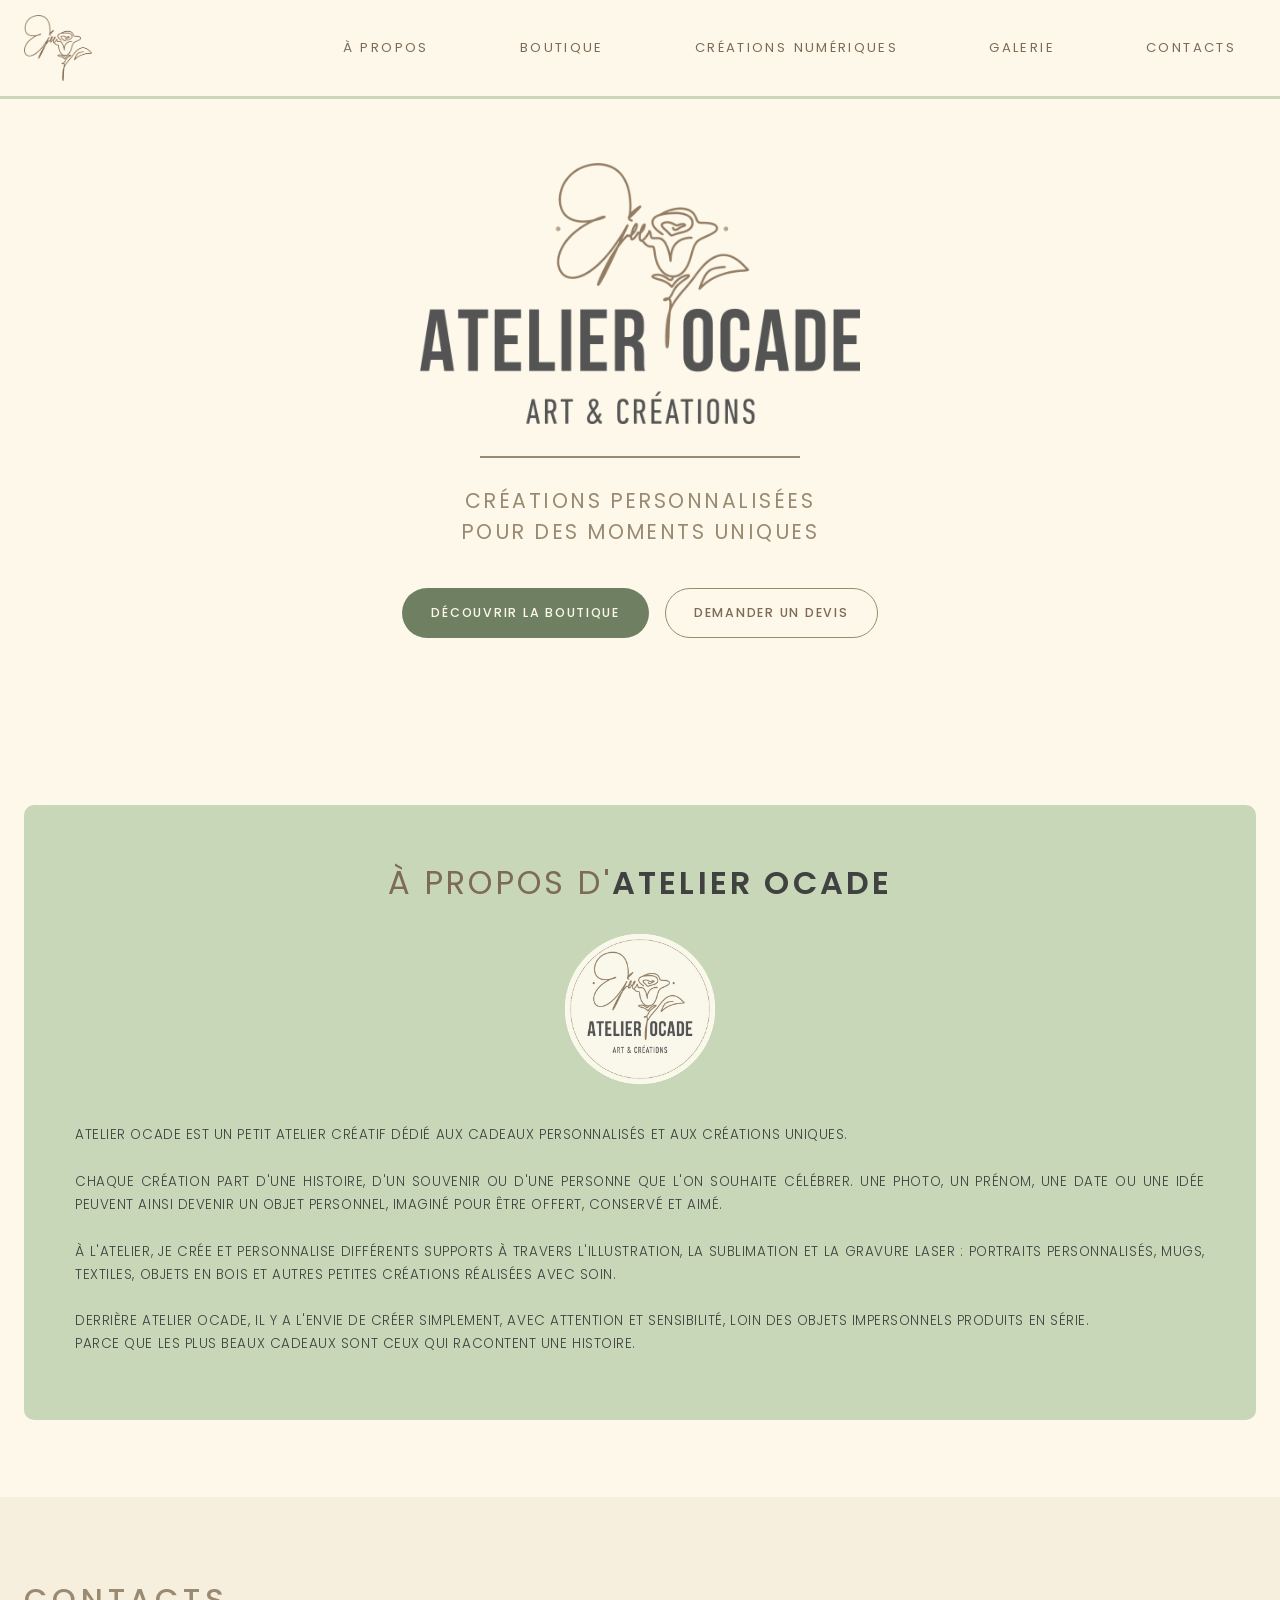
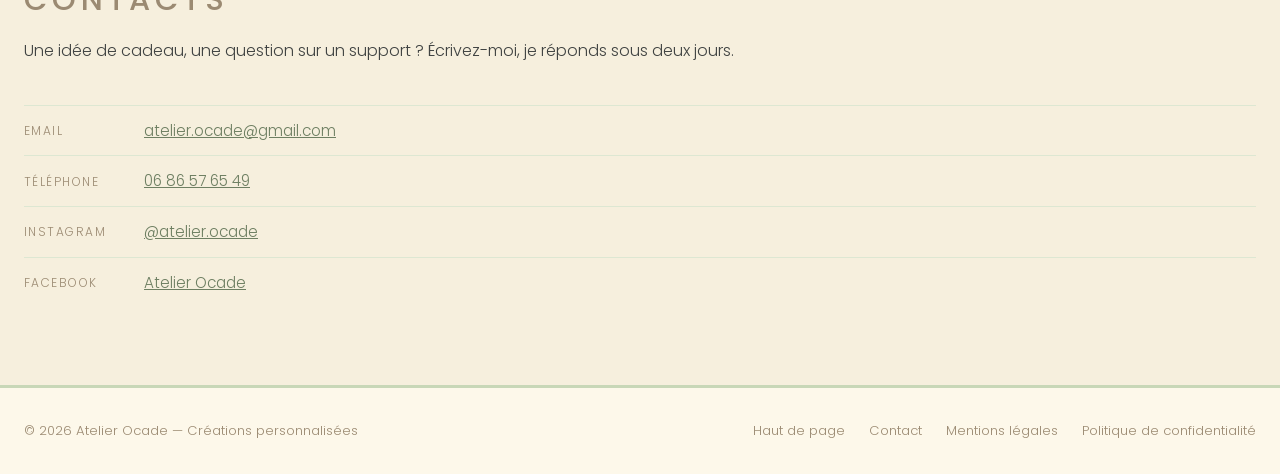
<file: index.html>
<!doctype html>
<html lang="fr">
<head>
  <meta charset="utf-8">
  <meta name="viewport" content="width=device-width, initial-scale=1">
  <title>Atelier Ocade — Créations personnalisées</title>
  <meta name="description" content="Atelier Ocade : cadeaux personnalisés et créations uniques. Illustration, sublimation et gravure laser — portraits, mugs, textiles et objets en bois.">
  <link rel="stylesheet" href="style.css?v=22">
  <link rel="icon" href="IMAGES/web/logo-marque.webp">
</head>
<body>
  <a class="skip" href="#contenu">Aller au contenu</a>

  <header class="site-header">
    <div class="wrap header-inner">
      <a class="logo" href="#accueil" aria-label="Atelier Ocade — accueil">
        <img src="IMAGES/web/logo-marque.webp" alt="Atelier Ocade">
      </a>

      <button class="burger" aria-expanded="false" aria-controls="nav" aria-label="Ouvrir le menu">
        <span></span><span></span><span></span>
      </button>

      <nav id="nav" class="nav">
        <a href="#a-propos">À propos</a>
        <a href="boutique.html">Boutique</a>
        <a href="numerique.html">Créations numériques</a>
        <a href="galerie.html">Galerie</a>
        <a href="#contacts">Contacts</a>
      </nav>
    </div>
  </header>

  <main id="contenu">

    <section id="accueil" class="hero">
      <div class="wrap hero-inner">
        <div class="hero-marque">
          <img class="hero-logo" src="IMAGES/web/logo-complet.webp" alt="Atelier Ocade">
          <hr class="filet">
          <p class="baseline">Créations personnalisées<br>pour des moments uniques</p>
          <div class="hero-actions">
            <a class="btn btn-primary" href="boutique.html">Découvrir la boutique</a>
            <a class="btn btn-ghost" href="#contacts">Demander un devis</a>
          </div>
        </div>
      </div>
    </section>

    <section id="a-propos" class="section">
      <div class="wrap">
        <div class="panneau">
          <h2 class="panneau-titre">À propos d'<strong>Atelier Ocade</strong></h2>
          <div class="panneau-logo"><img src="IMAGES/web/logo-badge.webp" alt=""></div>
          <div class="panneau-texte">
            <p>Atelier Ocade est un petit atelier créatif dédié aux cadeaux personnalisés et aux créations uniques.</p>
            <p>Chaque création part d'une histoire, d'un souvenir ou d'une personne que l'on souhaite célébrer. Une photo, un prénom, une date ou une idée peuvent ainsi devenir un objet personnel, imaginé pour être offert, conservé et aimé.</p>
            <p>À l'atelier, je crée et personnalise différents supports à travers l'illustration, la sublimation et la gravure laser : portraits personnalisés, mugs, textiles, objets en bois et autres petites créations réalisées avec soin.</p>
            <p>Derrière Atelier Ocade, il y a l'envie de créer simplement, avec attention et sensibilité, loin des objets impersonnels produits en série.<br>Parce que les plus beaux cadeaux sont ceux qui racontent une histoire.</p>
          </div>
        </div>
      </div>
    </section>

    <section id="contacts" class="section section-alt">
      <div class="wrap contacts-inner">
        <h2 class="section-titre">Contacts</h2>
        <p class="section-chapo">Une idée de cadeau, une question sur un support ? Écrivez-moi, je réponds sous deux jours.</p>
        <ul class="coordonnees">
          <li><span>Email</span><a href="mailto:atelier.ocade@gmail.com">atelier.ocade@gmail.com</a></li>
          <li><span>Téléphone</span><a href="tel:+33686576549">06 86 57 65 49</a></li>
          <li><span>Instagram</span><a href="https://instagram.com/atelier.ocade">@atelier.ocade</a></li>
          <li><span>Facebook</span><a href="https://www.facebook.com/atelier.ocade">Atelier Ocade</a></li>
        </ul>
      </div>
    </section>

  </main>

  <footer class="site-footer">
    <div class="wrap footer-inner">
      <p>© <span data-annee></span> Atelier Ocade — Créations personnalisées</p>
      <p class="footer-liens">
        <a href="#accueil">Haut de page</a>
        <a href="#contacts">Contact</a>
        <a href="mentions-legales.html">Mentions légales</a>
        <a href="politique-confidentialite.html">Politique de confidentialité</a>
      </p>
    </div>
  </footer>

  <script src="script.js?v=10"></script>
</body>
</html>
</file>
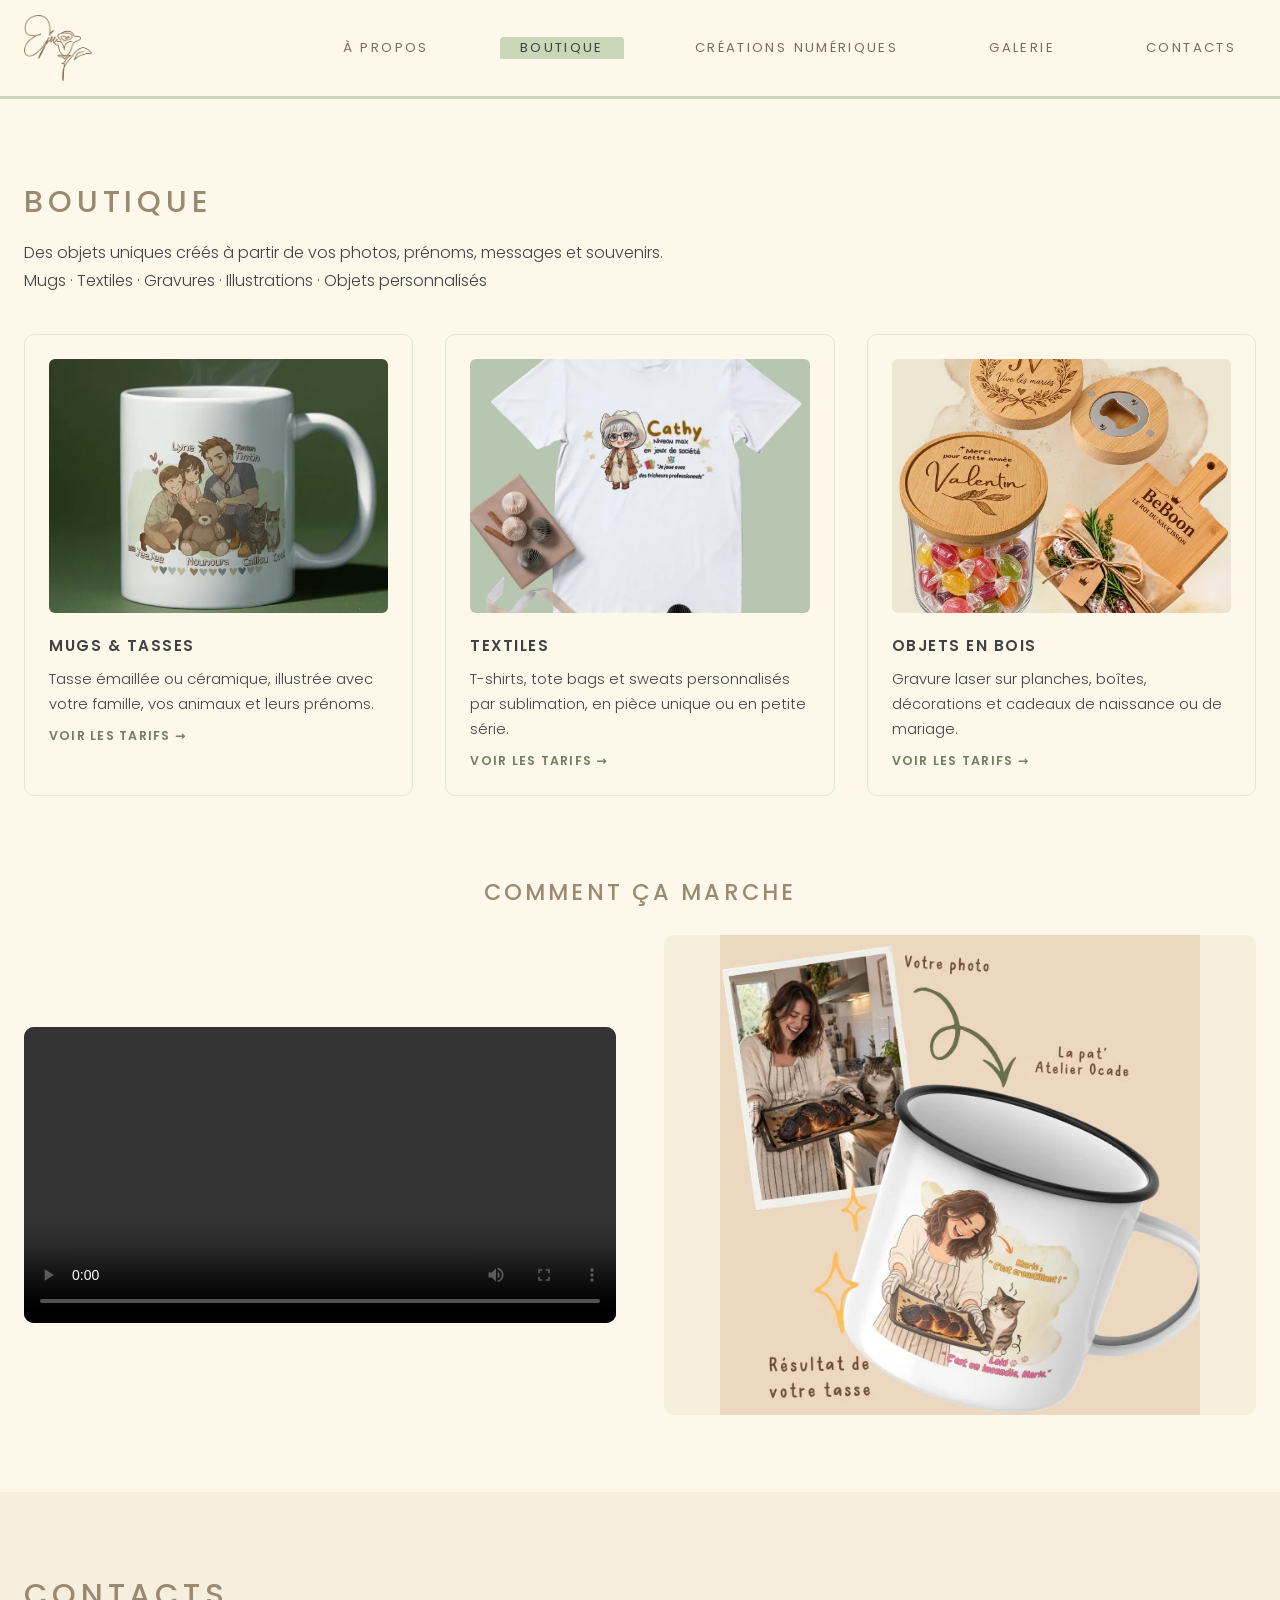
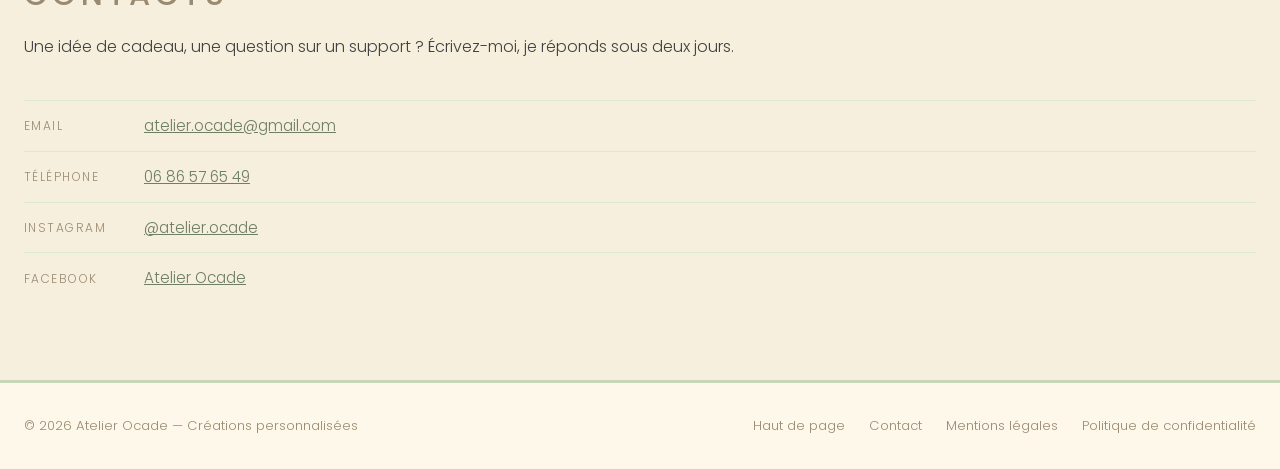
<file: boutique.html>
<!doctype html>
<html lang="fr">
<head>
  <meta charset="utf-8">
  <meta name="viewport" content="width=device-width, initial-scale=1">
  <title>Boutique — Atelier Ocade</title>
  <meta name="description" content="Boutique Atelier Ocade : mugs, tasses, textiles et objets en bois personnalisés à partir de vos photos. Tarifs, exemples et comment commander.">
  <link rel="stylesheet" href="style.css?v=22">
  <link rel="icon" href="IMAGES/web/logo-marque.webp">
</head>
<body>
  <a class="skip" href="#contenu">Aller au contenu</a>

  <header class="site-header">
    <div class="wrap header-inner">
      <a class="logo" href="index.html" aria-label="Atelier Ocade — accueil">
        <img src="IMAGES/web/logo-marque.webp" alt="Atelier Ocade">
      </a>

      <button class="burger" aria-expanded="false" aria-controls="nav" aria-label="Ouvrir le menu">
        <span></span><span></span><span></span>
      </button>

      <nav id="nav" class="nav">
        <a href="index.html#a-propos">À propos</a>
        <a href="#boutique" aria-current="page">Boutique</a>
        <a href="numerique.html">Créations numériques</a>
        <a href="galerie.html">Galerie</a>
        <a href="#contacts">Contacts</a>
      </nav>
    </div>
  </header>

  <main id="contenu">

    <section id="boutique" class="section">
      <div class="wrap">
        <h2 class="section-titre">Boutique</h2>
        <p class="section-chapo">Des objets uniques créés à partir de vos photos, prénoms, messages et souvenirs.<br>Mugs · Textiles · Gravures · Illustrations · Objets personnalisés</p>
        <div class="grille grille-3">
          <article class="carte carte-tarifs" data-tarifs="tasses" tabindex="0" role="button" aria-haspopup="dialog" aria-controls="fenetre-tarifs">
            <div class="carte-visuel"><img src="IMAGES/web/boutique/tasse.webp" alt="Mug personnalisé illustré avec une famille et ses animaux, prénoms inscrits autour" loading="lazy" width="576" height="576"></div>
            <h3>Mugs &amp; tasses</h3>
            <p>Tasse émaillée ou céramique, illustrée avec votre famille, vos animaux et leurs prénoms.</p>
            <p class="voir-tarifs">Voir les tarifs</p>
          </article>
          <article class="carte carte-tarifs" data-tarifs="textile" tabindex="0" role="button" aria-haspopup="dialog" aria-controls="fenetre-tarifs">
            <div class="carte-visuel"><img src="IMAGES/web/boutique/textile.webp" alt="T-shirt blanc personnalisé avec une illustration et un prénom" loading="lazy" width="576" height="576"></div>
            <h3>Textiles</h3>
            <p>T-shirts, tote bags et sweats personnalisés par sublimation, en pièce unique ou en petite série.</p>
            <p class="voir-tarifs">Voir les tarifs</p>
          </article>
          <article class="carte carte-tarifs" data-tarifs="gravures" tabindex="0" role="button" aria-haspopup="dialog" aria-controls="fenetre-tarifs">
            <div class="carte-visuel"><img src="IMAGES/web/boutique/gravure-laser.webp" alt="Objets en bois gravés au laser : boîtes, planche et dessous-de-verre personnalisés" loading="lazy" width="500" height="500"></div>
            <h3>Objets en bois</h3>
            <p>Gravure laser sur planches, boîtes, décorations et cadeaux de naissance ou de mariage.</p>
            <p class="voir-tarifs">Voir les tarifs</p>
          </article>
        </div>

        <div class="comment-marche">
          <h3 class="comment-marche-titre">Comment ça marche</h3>
          <div class="comment-marche-grille">
            <div class="comment-marche-video">
              <video src="IMAGES/web/comment-commander.mp4" controls playsinline preload="metadata">
                Votre navigateur ne prend pas en charge la vidéo. <a href="IMAGES/web/comment-commander.mp4">Télécharger la vidéo</a>.
              </video>
            </div>
            <figure class="comment-marche-image">
              <img src="IMAGES/web/comment-commander.webp" alt="Étapes de commande : envoyez votre photo, Atelier Ocade la transforme en illustration imprimée sur votre tasse" loading="lazy" width="576" height="576">
            </figure>
          </div>
        </div>
      </div>
    </section>

    <div class="fenetre-tarifs" id="fenetre-tarifs" hidden>
      <div class="fenetre-tarifs-panneau" role="dialog" aria-modal="true" aria-labelledby="fenetre-tarifs-titre">
        <button class="fenetre-tarifs-fermer" type="button" aria-label="Fermer">&times;</button>
        <h3 class="fenetre-tarifs-titre" id="fenetre-tarifs-titre"></h3>
        <div class="fenetre-tarifs-grille"></div>
        <div class="fenetre-tarifs-texte"></div>
      </div>
    </div>

    <section id="contacts" class="section section-alt">
      <div class="wrap contacts-inner">
        <h2 class="section-titre">Contacts</h2>
        <p class="section-chapo">Une idée de cadeau, une question sur un support ? Écrivez-moi, je réponds sous deux jours.</p>
        <ul class="coordonnees">
          <li><span>Email</span><a href="mailto:atelier.ocade@gmail.com">atelier.ocade@gmail.com</a></li>
          <li><span>Téléphone</span><a href="tel:+33686576549">06 86 57 65 49</a></li>
          <li><span>Instagram</span><a href="https://instagram.com/atelier.ocade">@atelier.ocade</a></li>
          <li><span>Facebook</span><a href="https://www.facebook.com/atelier.ocade">Atelier Ocade</a></li>
        </ul>
      </div>
    </section>

  </main>

  <footer class="site-footer">
    <div class="wrap footer-inner">
      <p>© <span data-annee></span> Atelier Ocade — Créations personnalisées</p>
      <p class="footer-liens">
        <a href="index.html">Haut de page</a>
        <a href="#contacts">Contact</a>
        <a href="mentions-legales.html">Mentions légales</a>
        <a href="politique-confidentialite.html">Politique de confidentialité</a>
      </p>
    </div>
  </footer>

  <script src="script.js?v=10"></script>
</body>
</html>
</file>
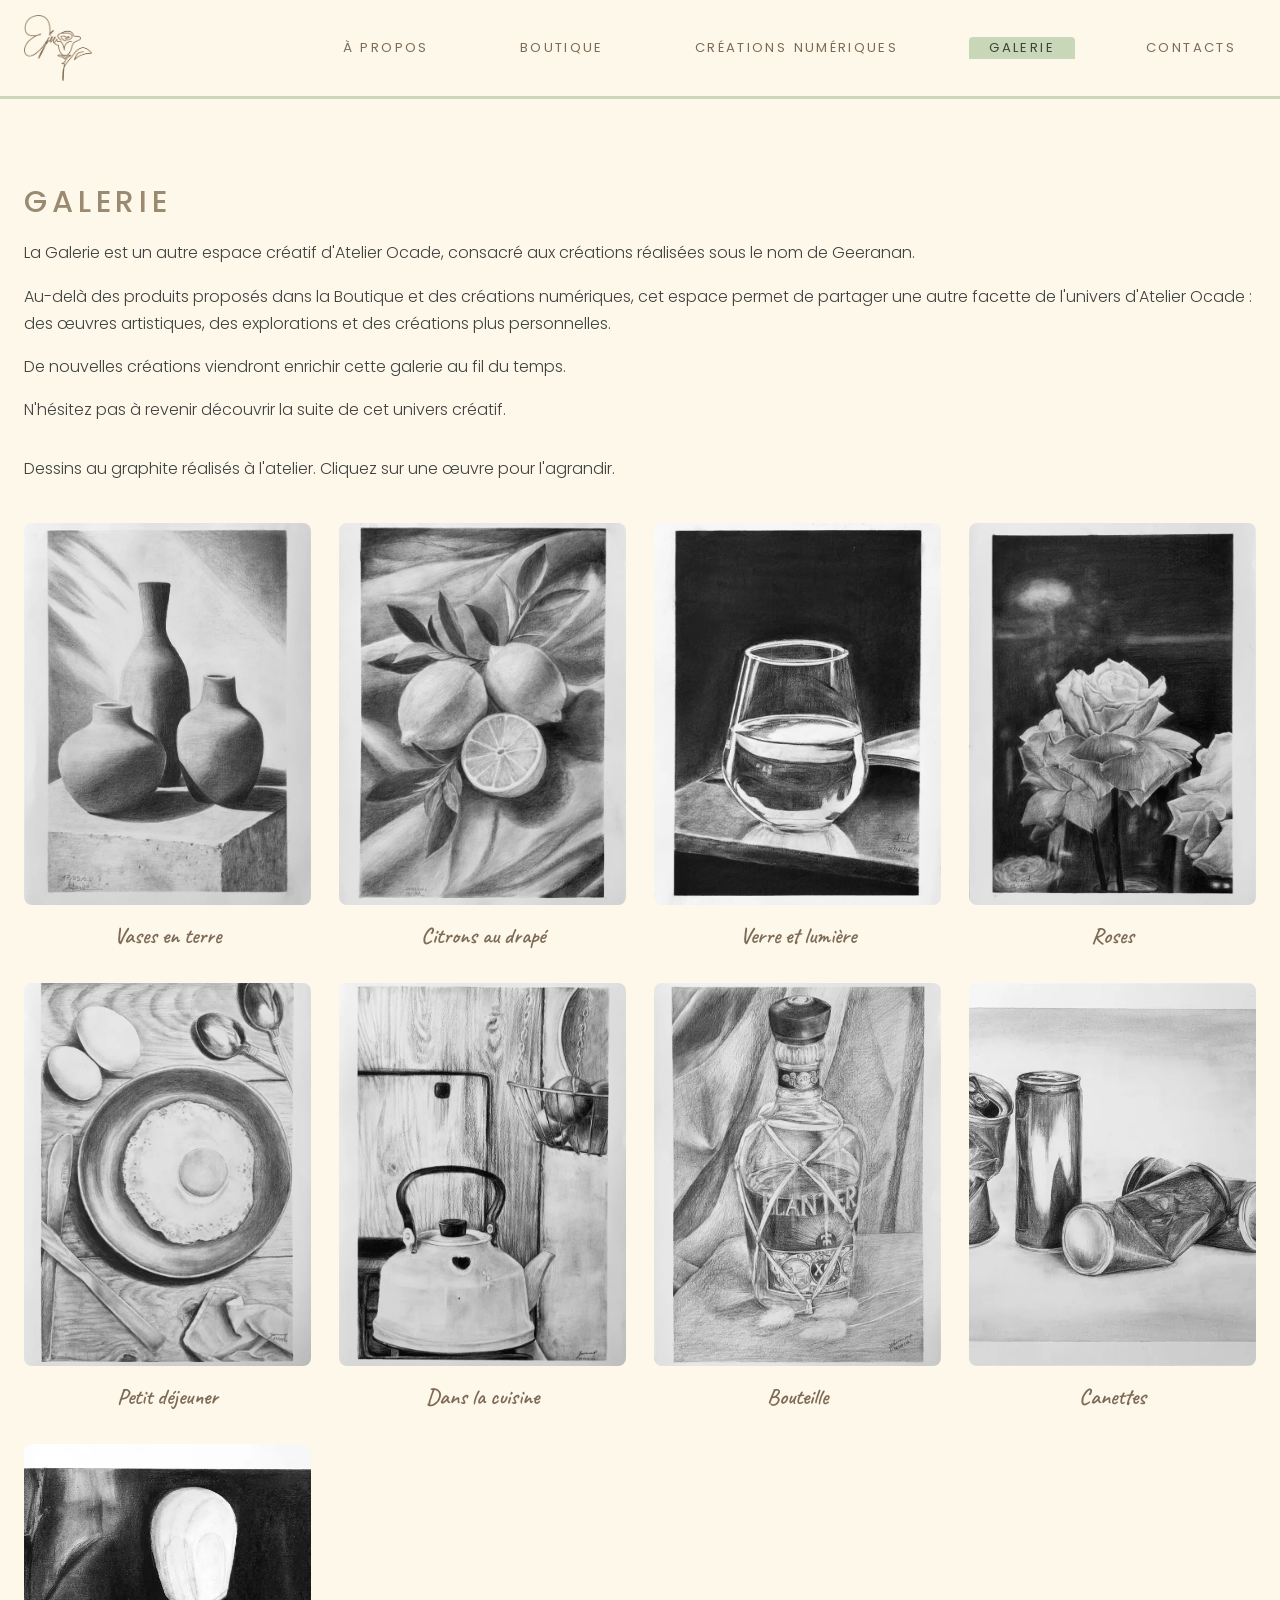
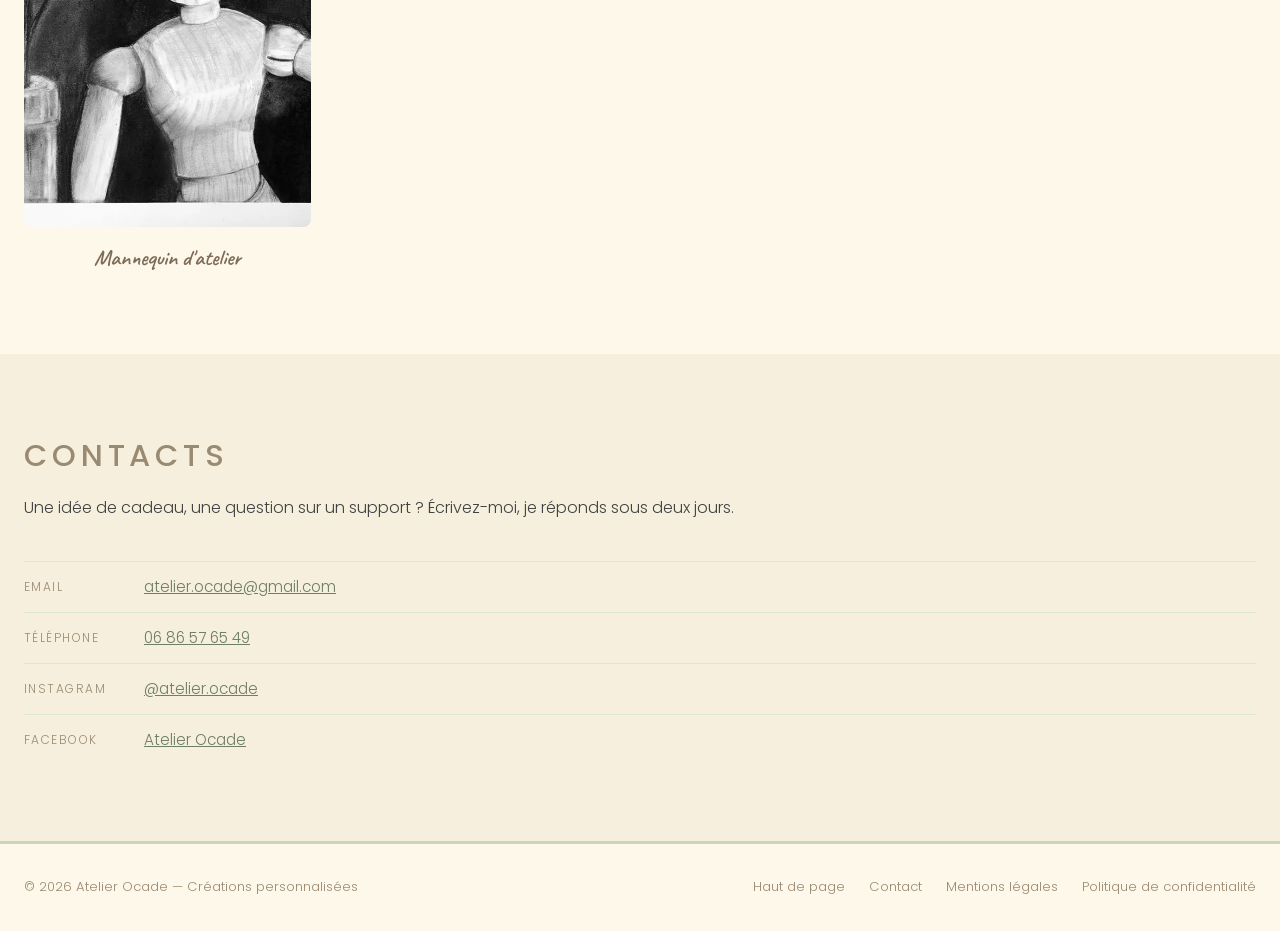
<file: galerie.html>
<!doctype html>
<html lang="fr">
<head>
  <meta charset="utf-8">
  <meta name="viewport" content="width=device-width, initial-scale=1">
  <title>Galerie — Atelier Ocade</title>
  <meta name="description" content="Galerie d'Atelier Ocade : dessins au graphite et créations réalisées sous le nom de Geeranan.">
  <link rel="stylesheet" href="style.css?v=22">
  <link rel="icon" href="IMAGES/web/logo-marque.webp">
</head>
<body>
  <a class="skip" href="#contenu">Aller au contenu</a>

  <header class="site-header">
    <div class="wrap header-inner">
      <a class="logo" href="index.html" aria-label="Atelier Ocade — accueil">
        <img src="IMAGES/web/logo-marque.webp" alt="Atelier Ocade">
      </a>

      <button class="burger" aria-expanded="false" aria-controls="nav" aria-label="Ouvrir le menu">
        <span></span><span></span><span></span>
      </button>

      <nav id="nav" class="nav">
        <a href="index.html#a-propos">À propos</a>
        <a href="boutique.html">Boutique</a>
        <a href="numerique.html">Créations numériques</a>
        <a href="#galerie" aria-current="page">Galerie</a>
        <a href="#contacts">Contacts</a>
      </nav>
    </div>
  </header>

  <main id="contenu">

    <section id="galerie" class="section">
      <div class="wrap">
        <h2 class="section-titre">Galerie</h2>
        <div class="galerie-intro">
          <p>La Galerie est un autre espace créatif d'Atelier Ocade, consacré aux créations réalisées sous le nom de Geeranan.</p>
          <p>Au-delà des produits proposés dans la Boutique et des créations numériques, cet espace permet de partager une autre facette de l'univers d'Atelier Ocade : des œuvres artistiques, des explorations et des créations plus personnelles.</p>
          <p>De nouvelles créations viendront enrichir cette galerie au fil du temps.</p>
          <p>N'hésitez pas à revenir découvrir la suite de cet univers créatif.</p>
        </div>
        <p class="section-chapo">Dessins au graphite réalisés à l'atelier. Cliquez sur une œuvre pour l'agrandir.</p>
        <div class="galerie">
          <figure>
            <a href="IMAGES/web/galerie/01-hd.webp" data-agrandir>
              <img src="IMAGES/web/galerie/01.webp" alt="Trois vases en terre cuite, dessin au graphite" loading="lazy" width="1000" height="1422">
            </a>
            <figcaption>Vases en terre</figcaption>
          </figure>
          <figure>
            <a href="IMAGES/web/galerie/02-hd.webp" data-agrandir>
              <img src="IMAGES/web/galerie/02.webp" alt="Citrons et feuillage sur drapé, dessin au graphite" loading="lazy" width="1000" height="1425">
            </a>
            <figcaption>Citrons au drapé</figcaption>
          </figure>
          <figure>
            <a href="IMAGES/web/galerie/03-hd.webp" data-agrandir>
              <img src="IMAGES/web/galerie/03.webp" alt="Verre d'eau posé sur un livre, dessin au graphite" loading="lazy" width="1000" height="1438">
            </a>
            <figcaption>Verre et lumière</figcaption>
          </figure>
          <figure>
            <a href="IMAGES/web/galerie/04-hd.webp" data-agrandir>
              <img src="IMAGES/web/galerie/04.webp" alt="Roses sur fond sombre, dessin au graphite" loading="lazy" width="1000" height="1412">
            </a>
            <figcaption>Roses</figcaption>
          </figure>
          <figure>
            <a href="IMAGES/web/galerie/05-hd.webp" data-agrandir>
              <img src="IMAGES/web/galerie/05.webp" alt="Œuf au plat, couverts et œufs sur une table en bois, dessin au graphite" loading="lazy" width="1000" height="1428">
            </a>
            <figcaption>Petit déjeuner</figcaption>
          </figure>
          <figure>
            <a href="IMAGES/web/galerie/06-hd.webp" data-agrandir>
              <img src="IMAGES/web/galerie/06.webp" alt="Bouilloire émaillée dans une cuisine, dessin au graphite" loading="lazy" width="1000" height="1419">
            </a>
            <figcaption>Dans la cuisine</figcaption>
          </figure>
          <figure>
            <a href="IMAGES/web/galerie/07-hd.webp" data-agrandir>
              <img src="IMAGES/web/galerie/07.webp" alt="Bouteille en verre gravé sur drapé, dessin au graphite" loading="lazy" width="1000" height="1435">
            </a>
            <figcaption>Bouteille</figcaption>
          </figure>
          <figure>
            <a href="IMAGES/web/galerie/08-hd.webp" data-agrandir>
              <img src="IMAGES/web/galerie/08.webp" alt="Canettes de soda écrasées, dessin au graphite" loading="lazy" width="1000" height="706">
            </a>
            <figcaption>Canettes</figcaption>
          </figure>
          <figure>
            <a href="IMAGES/web/galerie/09-hd.webp" data-agrandir>
              <img src="IMAGES/web/galerie/09.webp" alt="Mannequin d'atelier en bois près d'un vase, dessin au graphite" loading="lazy" width="1000" height="706">
            </a>
            <figcaption>Mannequin d'atelier</figcaption>
          </figure>
        </div>
      </div>
    </section>

    <div class="visionneuse" hidden>
      <button class="visionneuse-fermer" type="button" aria-label="Fermer">&times;</button>
      <button class="visionneuse-prec" type="button" aria-label="Œuvre précédente">&lsaquo;</button>
      <img alt="">
      <button class="visionneuse-suiv" type="button" aria-label="Œuvre suivante">&rsaquo;</button>
      <p class="visionneuse-legende"></p>
    </div>

    <section id="contacts" class="section section-alt">
      <div class="wrap contacts-inner">
        <h2 class="section-titre">Contacts</h2>
        <p class="section-chapo">Une idée de cadeau, une question sur un support ? Écrivez-moi, je réponds sous deux jours.</p>
        <ul class="coordonnees">
          <li><span>Email</span><a href="mailto:atelier.ocade@gmail.com">atelier.ocade@gmail.com</a></li>
          <li><span>Téléphone</span><a href="tel:+33686576549">06 86 57 65 49</a></li>
          <li><span>Instagram</span><a href="https://instagram.com/atelier.ocade">@atelier.ocade</a></li>
          <li><span>Facebook</span><a href="https://www.facebook.com/atelier.ocade">Atelier Ocade</a></li>
        </ul>
      </div>
    </section>

  </main>

  <footer class="site-footer">
    <div class="wrap footer-inner">
      <p>© <span data-annee></span> Atelier Ocade — Créations personnalisées</p>
      <p class="footer-liens">
        <a href="index.html">Haut de page</a>
        <a href="#contacts">Contact</a>
        <a href="mentions-legales.html">Mentions légales</a>
        <a href="politique-confidentialite.html">Politique de confidentialité</a>
      </p>
    </div>
  </footer>

  <script src="script.js?v=10"></script>
</body>
</html>
</file>
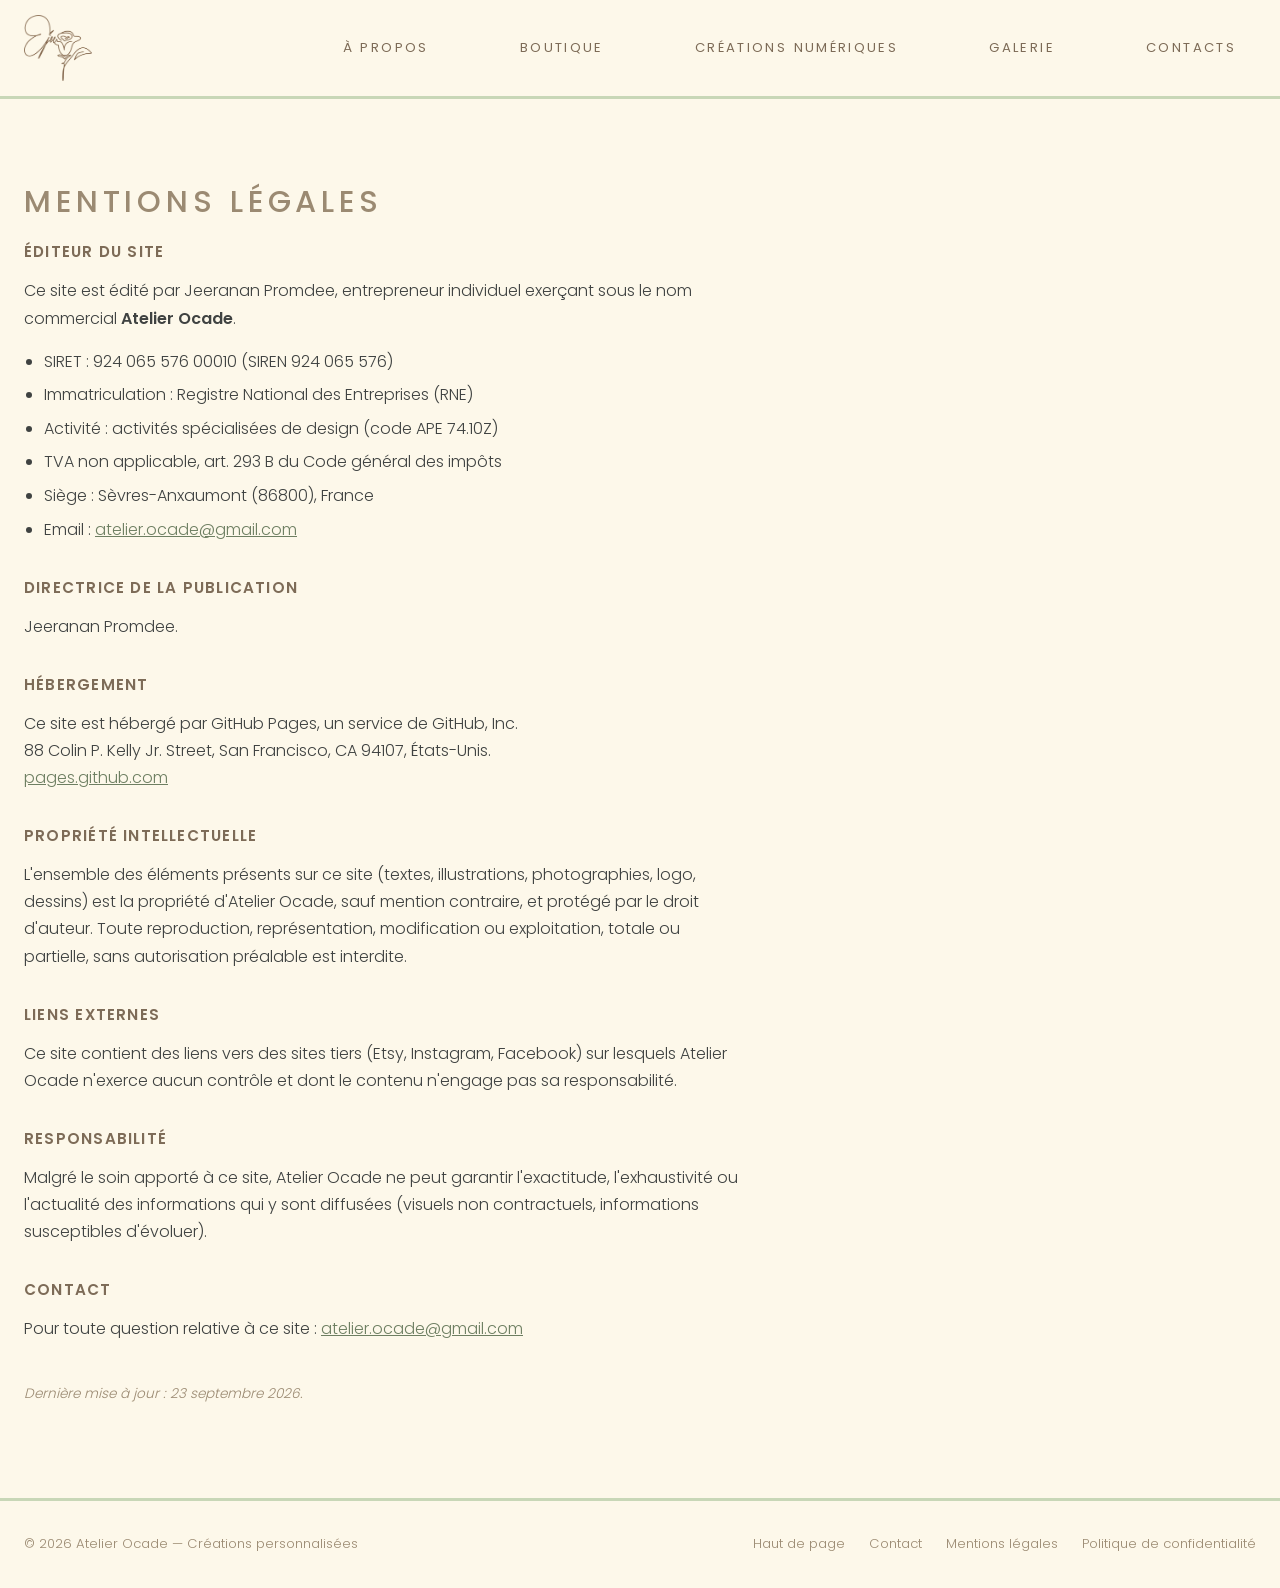
<file: mentions-legales.html>
<!doctype html>
<html lang="fr">
<head>
  <meta charset="utf-8">
  <meta name="viewport" content="width=device-width, initial-scale=1">
  <title>Mentions légales — Atelier Ocade</title>
  <meta name="description" content="Mentions légales du site Atelier Ocade.">
  <link rel="stylesheet" href="style.css?v=22">
  <link rel="icon" href="IMAGES/web/logo-marque.webp">
</head>
<body>
  <a class="skip" href="#contenu">Aller au contenu</a>

  <header class="site-header">
    <div class="wrap header-inner">
      <a class="logo" href="index.html" aria-label="Atelier Ocade — accueil">
        <img src="IMAGES/web/logo-marque.webp" alt="Atelier Ocade">
      </a>

      <button class="burger" aria-expanded="false" aria-controls="nav" aria-label="Ouvrir le menu">
        <span></span><span></span><span></span>
      </button>

      <nav id="nav" class="nav">
        <a href="index.html#a-propos">À propos</a>
        <a href="boutique.html">Boutique</a>
        <a href="numerique.html">Créations numériques</a>
        <a href="galerie.html">Galerie</a>
        <a href="index.html#contacts">Contacts</a>
      </nav>
    </div>
  </header>

  <main id="contenu">

    <section id="mentions-legales" class="section">
      <div class="wrap">
        <h2 class="section-titre">Mentions légales</h2>

        <div class="page-legale">
          <h3>Éditeur du site</h3>
          <p>
            Ce site est édité par Jeeranan Promdee, entrepreneur individuel exerçant sous le
            nom commercial <strong>Atelier Ocade</strong>.
          </p>
          <ul>
            <li>SIRET : 924 065 576 00010 (SIREN 924 065 576)</li>
            <li>Immatriculation : Registre National des Entreprises (RNE)</li>
            <li>Activité : activités spécialisées de design (code APE 74.10Z)</li>
            <li>TVA non applicable, art. 293 B du Code général des impôts</li>
            <li>Siège : Sèvres-Anxaumont (86800), France</li>
            <li>Email : <a href="mailto:atelier.ocade@gmail.com">atelier.ocade@gmail.com</a></li>
          </ul>

          <h3>Directrice de la publication</h3>
          <p>Jeeranan Promdee.</p>

          <h3>Hébergement</h3>
          <p>
            Ce site est hébergé par GitHub Pages, un service de GitHub, Inc.<br>
            88 Colin P. Kelly Jr. Street, San Francisco, CA 94107, États-Unis.<br>
            <a href="https://pages.github.com" target="_blank" rel="noopener">pages.github.com</a>
          </p>

          <h3>Propriété intellectuelle</h3>
          <p>
            L'ensemble des éléments présents sur ce site (textes, illustrations, photographies,
            logo, dessins) est la propriété d'Atelier Ocade, sauf mention contraire, et protégé
            par le droit d'auteur. Toute reproduction, représentation, modification ou
            exploitation, totale ou partielle, sans autorisation préalable est interdite.
          </p>

          <h3>Liens externes</h3>
          <p>
            Ce site contient des liens vers des sites tiers (Etsy, Instagram, Facebook) sur
            lesquels Atelier Ocade n'exerce aucun contrôle et dont le contenu n'engage pas sa
            responsabilité.
          </p>

          <h3>Responsabilité</h3>
          <p>
            Malgré le soin apporté à ce site, Atelier Ocade ne peut garantir l'exactitude,
            l'exhaustivité ou l'actualité des informations qui y sont diffusées (visuels non
            contractuels, informations susceptibles d'évoluer).
          </p>

          <h3>Contact</h3>
          <p>
            Pour toute question relative à ce site :
            <a href="mailto:atelier.ocade@gmail.com">atelier.ocade@gmail.com</a>
          </p>

          <p class="maj">Dernière mise à jour : 23 septembre 2026.</p>
        </div>
      </div>
    </section>

  </main>

  <footer class="site-footer">
    <div class="wrap footer-inner">
      <p>© <span data-annee></span> Atelier Ocade — Créations personnalisées</p>
      <p class="footer-liens">
        <a href="index.html">Haut de page</a>
        <a href="index.html#contacts">Contact</a>
        <a href="mentions-legales.html">Mentions légales</a>
        <a href="politique-confidentialite.html">Politique de confidentialité</a>
      </p>
    </div>
  </footer>

  <script src="script.js?v=10"></script>
</body>
</html>
</file>
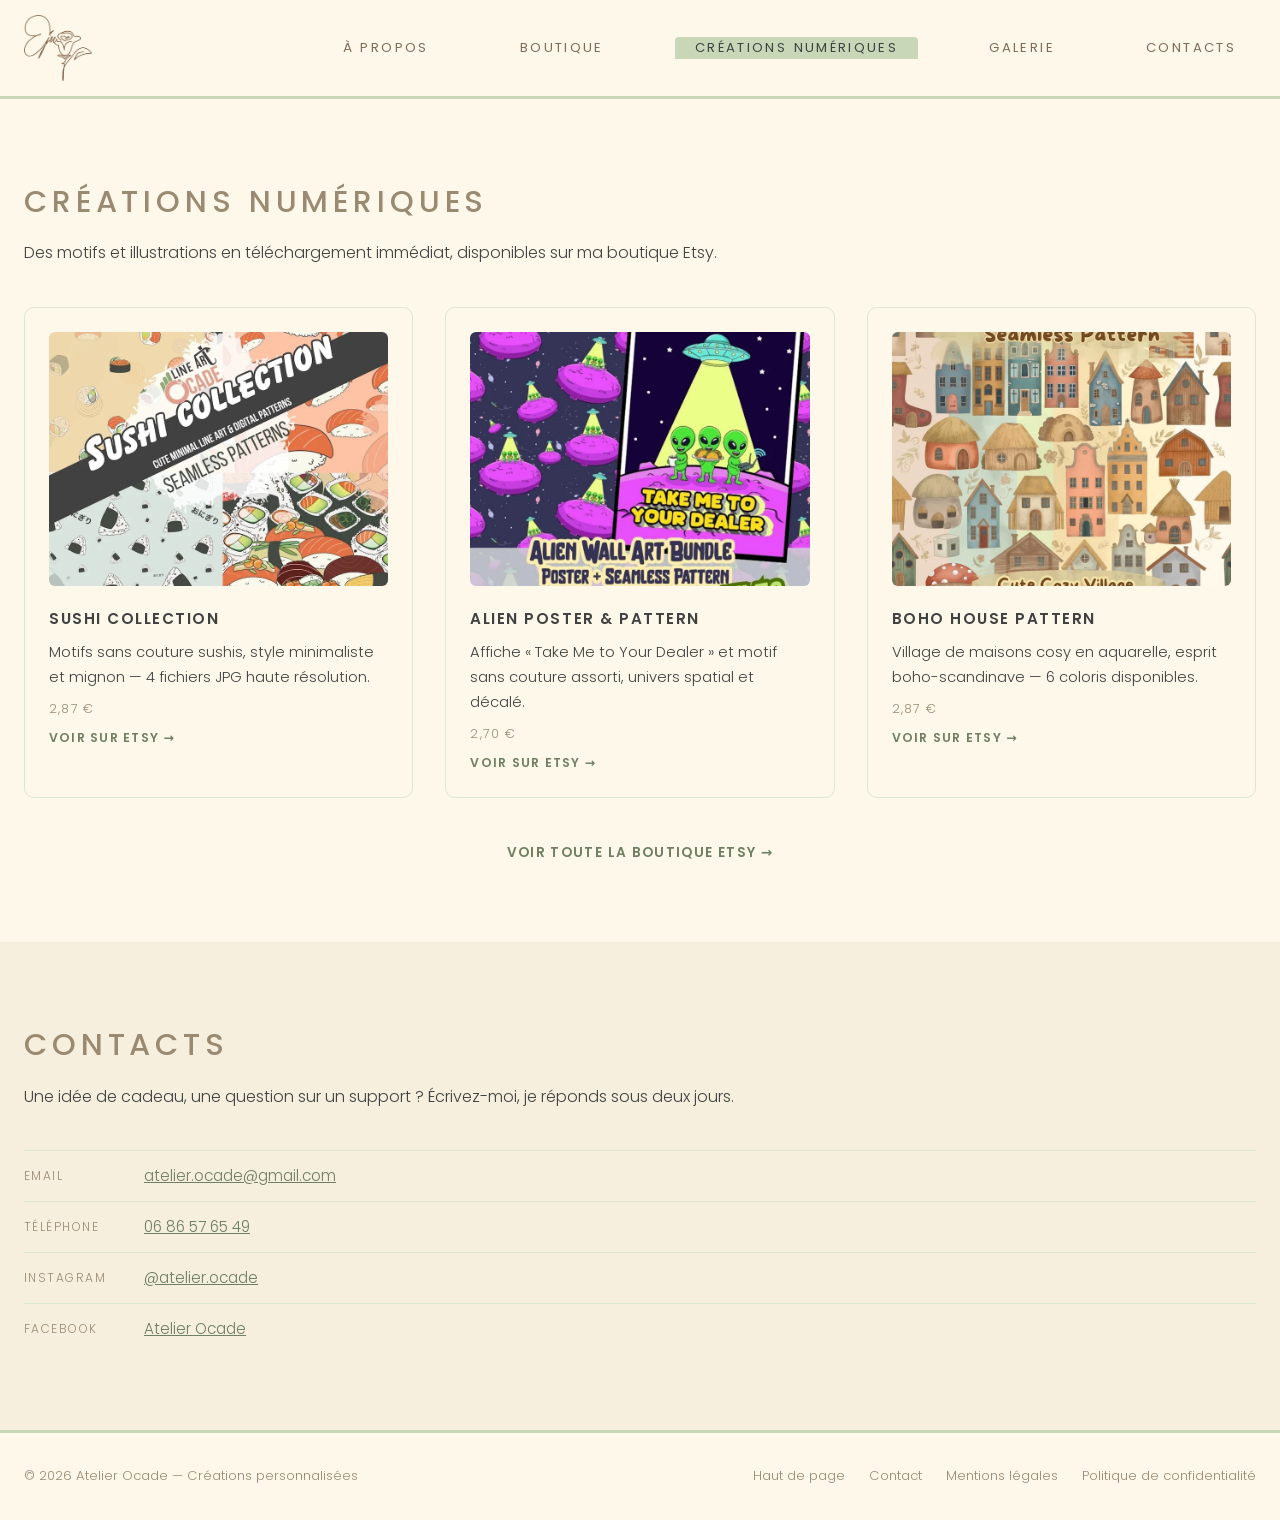
<file: numerique.html>
<!doctype html>
<html lang="fr">
<head>
  <meta charset="utf-8">
  <meta name="viewport" content="width=device-width, initial-scale=1">
  <title>Créations numériques — Atelier Ocade</title>
  <meta name="description" content="Motifs et illustrations numériques d'Atelier Ocade, en téléchargement immédiat sur Etsy : sushi, alien, boho house.">
  <link rel="stylesheet" href="style.css?v=22">
  <link rel="icon" href="IMAGES/web/logo-marque.webp">
</head>
<body>
  <a class="skip" href="#contenu">Aller au contenu</a>

  <header class="site-header">
    <div class="wrap header-inner">
      <a class="logo" href="index.html" aria-label="Atelier Ocade — accueil">
        <img src="IMAGES/web/logo-marque.webp" alt="Atelier Ocade">
      </a>

      <button class="burger" aria-expanded="false" aria-controls="nav" aria-label="Ouvrir le menu">
        <span></span><span></span><span></span>
      </button>

      <nav id="nav" class="nav">
        <a href="index.html#a-propos">À propos</a>
        <a href="boutique.html">Boutique</a>
        <a href="#numerique" aria-current="page">Créations numériques</a>
        <a href="galerie.html">Galerie</a>
        <a href="#contacts">Contacts</a>
      </nav>
    </div>
  </header>

  <main id="contenu">

    <section id="numerique" class="section">
      <div class="wrap">
        <h2 class="section-titre">Créations numériques</h2>
        <p class="section-chapo">Des motifs et illustrations en téléchargement immédiat, disponibles sur ma boutique Etsy.</p>
        <div class="grille grille-3">
          <a class="carte carte-etsy" href="https://www.etsy.com/fr/listing/4397331436/sushi-collection-cute-minimalist" target="_blank" rel="noopener">
            <div class="carte-visuel"><img src="IMAGES/web/numerique/sushi.webp" alt="Sushi Collection — motifs sans couture sushis, minimalistes et mignons" loading="lazy" width="800" height="800"></div>
            <h3>Sushi Collection</h3>
            <p>Motifs sans couture sushis, style minimaliste et mignon — 4 fichiers JPG haute résolution.</p>
            <p class="prix">2,87 €</p>
            <p class="voir-lien">Voir sur Etsy</p>
          </a>
          <a class="carte carte-etsy" href="https://www.etsy.com/fr/listing/4403102372/alien-poster-seamless-pattern-bundle-o" target="_blank" rel="noopener">
            <div class="carte-visuel"><img src="IMAGES/web/numerique/alien.webp" alt="Alien Poster & Seamless Pattern Bundle — affiche et motif extraterrestres" loading="lazy" width="800" height="800"></div>
            <h3>Alien Poster &amp; Pattern</h3>
            <p>Affiche « Take Me to Your Dealer » et motif sans couture assorti, univers spatial et décalé.</p>
            <p class="prix">2,70 €</p>
            <p class="voir-lien">Voir sur Etsy</p>
          </a>
          <a class="carte carte-etsy" href="https://www.etsy.com/fr/listing/4408430666/boho-house-seamless-pattern-boho-village" target="_blank" rel="noopener">
            <div class="carte-visuel"><img src="IMAGES/web/numerique/boho.webp" alt="Boho House Seamless Pattern — village de maisons aquarelle style boho" loading="lazy" width="800" height="800"></div>
            <h3>Boho House Pattern</h3>
            <p>Village de maisons cosy en aquarelle, esprit boho-scandinave — 6 coloris disponibles.</p>
            <p class="prix">2,87 €</p>
            <p class="voir-lien">Voir sur Etsy</p>
          </a>
        </div>
        <p class="numerique-note"><a href="https://www.etsy.com/fr/shop/Ocade" target="_blank" rel="noopener">Voir toute la boutique Etsy →</a></p>
      </div>
    </section>

    <section id="contacts" class="section section-alt">
      <div class="wrap contacts-inner">
        <h2 class="section-titre">Contacts</h2>
        <p class="section-chapo">Une idée de cadeau, une question sur un support ? Écrivez-moi, je réponds sous deux jours.</p>
        <ul class="coordonnees">
          <li><span>Email</span><a href="mailto:atelier.ocade@gmail.com">atelier.ocade@gmail.com</a></li>
          <li><span>Téléphone</span><a href="tel:+33686576549">06 86 57 65 49</a></li>
          <li><span>Instagram</span><a href="https://instagram.com/atelier.ocade">@atelier.ocade</a></li>
          <li><span>Facebook</span><a href="https://www.facebook.com/atelier.ocade">Atelier Ocade</a></li>
        </ul>
      </div>
    </section>

  </main>

  <footer class="site-footer">
    <div class="wrap footer-inner">
      <p>© <span data-annee></span> Atelier Ocade — Créations personnalisées</p>
      <p class="footer-liens">
        <a href="index.html">Haut de page</a>
        <a href="#contacts">Contact</a>
        <a href="mentions-legales.html">Mentions légales</a>
        <a href="politique-confidentialite.html">Politique de confidentialité</a>
      </p>
    </div>
  </footer>

  <script src="script.js?v=10"></script>
</body>
</html>
</file>
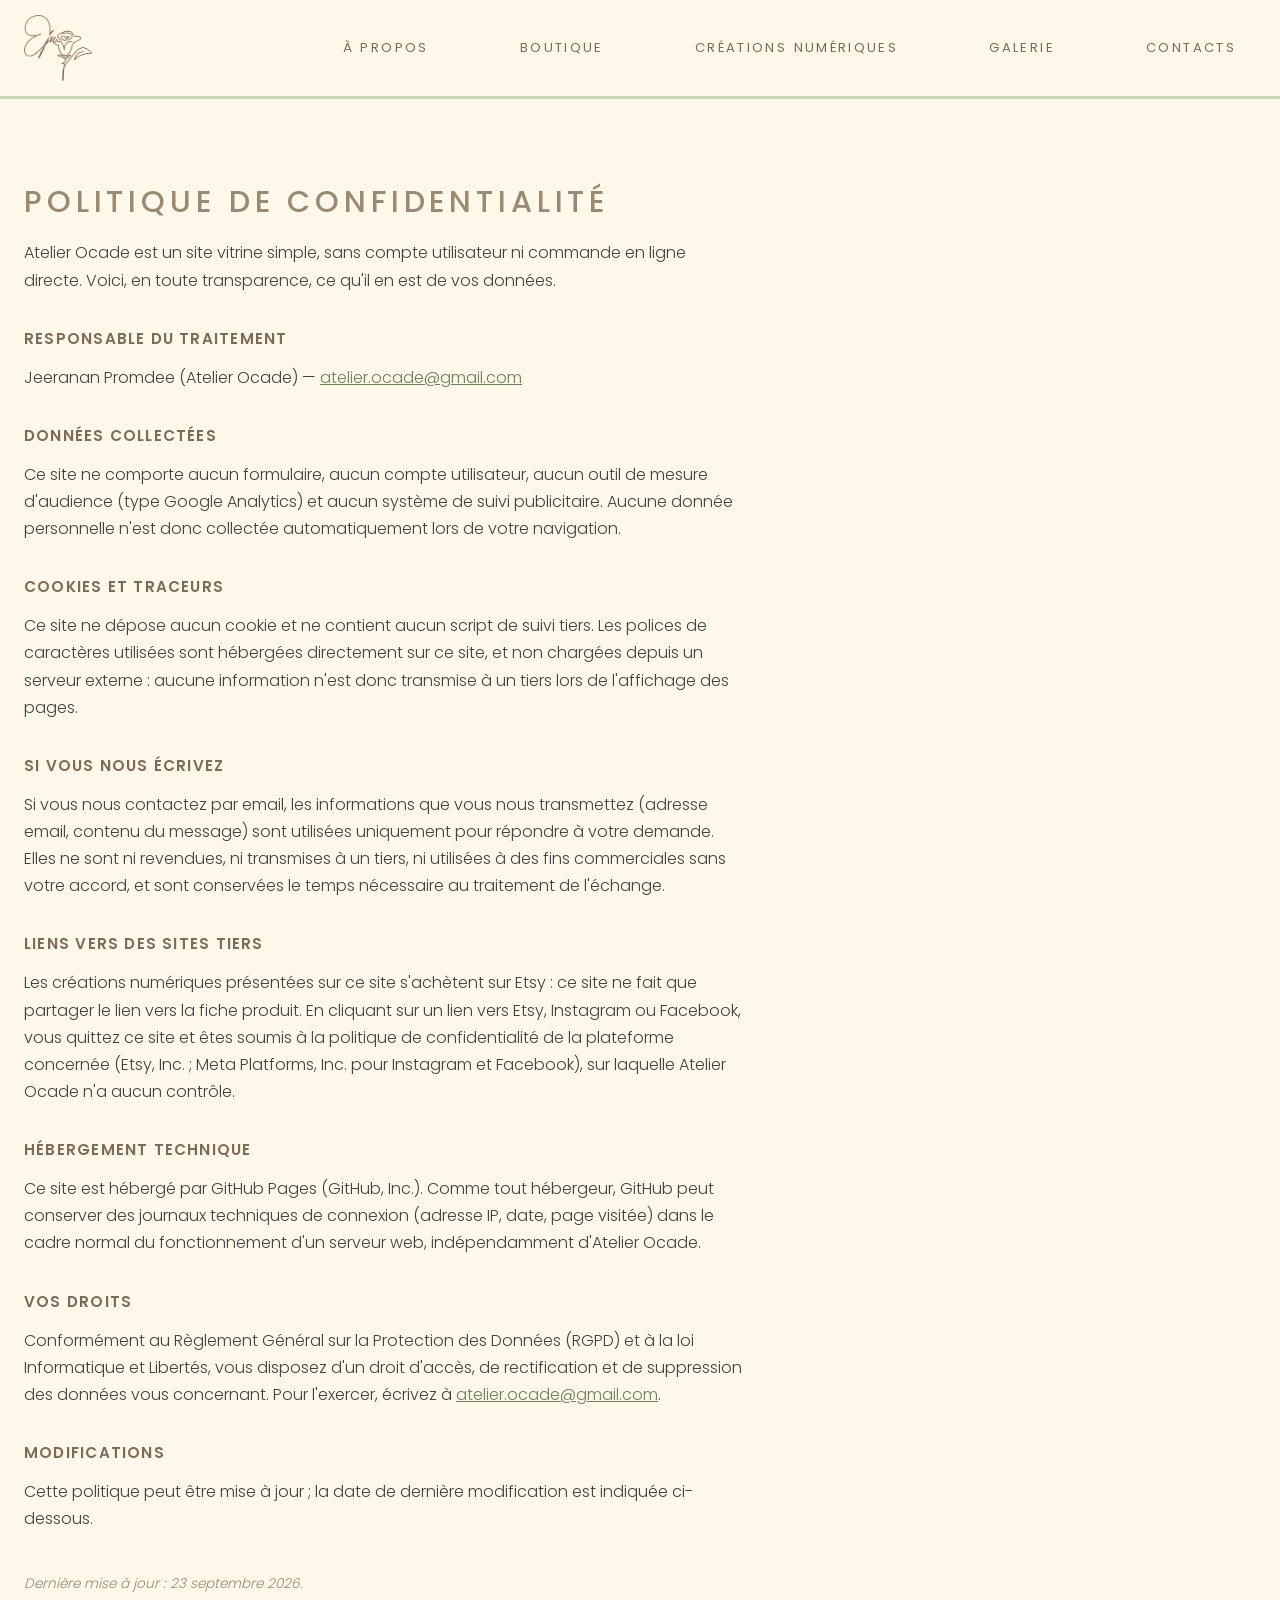
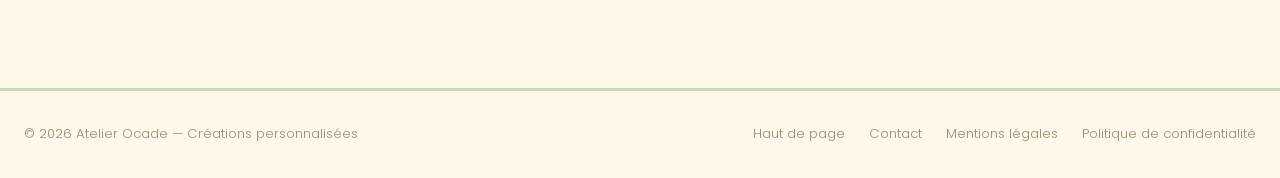
<file: politique-confidentialite.html>
<!doctype html>
<html lang="fr">
<head>
  <meta charset="utf-8">
  <meta name="viewport" content="width=device-width, initial-scale=1">
  <title>Politique de confidentialité — Atelier Ocade</title>
  <meta name="description" content="Politique de confidentialité du site Atelier Ocade : données collectées, cookies, liens externes.">
  <link rel="stylesheet" href="style.css?v=22">
  <link rel="icon" href="IMAGES/web/logo-marque.webp">
</head>
<body>
  <a class="skip" href="#contenu">Aller au contenu</a>

  <header class="site-header">
    <div class="wrap header-inner">
      <a class="logo" href="index.html" aria-label="Atelier Ocade — accueil">
        <img src="IMAGES/web/logo-marque.webp" alt="Atelier Ocade">
      </a>

      <button class="burger" aria-expanded="false" aria-controls="nav" aria-label="Ouvrir le menu">
        <span></span><span></span><span></span>
      </button>

      <nav id="nav" class="nav">
        <a href="index.html#a-propos">À propos</a>
        <a href="boutique.html">Boutique</a>
        <a href="numerique.html">Créations numériques</a>
        <a href="galerie.html">Galerie</a>
        <a href="index.html#contacts">Contacts</a>
      </nav>
    </div>
  </header>

  <main id="contenu">

    <section id="confidentialite" class="section">
      <div class="wrap">
        <h2 class="section-titre">Politique de confidentialité</h2>

        <div class="page-legale">
          <p>
            Atelier Ocade est un site vitrine simple, sans compte utilisateur ni commande en
            ligne directe. Voici, en toute transparence, ce qu'il en est de vos données.
          </p>

          <h3>Responsable du traitement</h3>
          <p>
            Jeeranan Promdee (Atelier Ocade) —
            <a href="mailto:atelier.ocade@gmail.com">atelier.ocade@gmail.com</a>
          </p>

          <h3>Données collectées</h3>
          <p>
            Ce site ne comporte aucun formulaire, aucun compte utilisateur, aucun outil de
            mesure d'audience (type Google Analytics) et aucun système de suivi publicitaire.
            Aucune donnée personnelle n'est donc collectée automatiquement lors de votre
            navigation.
          </p>

          <h3>Cookies et traceurs</h3>
          <p>
            Ce site ne dépose aucun cookie et ne contient aucun script de suivi tiers. Les
            polices de caractères utilisées sont hébergées directement sur ce site, et non
            chargées depuis un serveur externe : aucune information n'est donc transmise à un
            tiers lors de l'affichage des pages.
          </p>

          <h3>Si vous nous écrivez</h3>
          <p>
            Si vous nous contactez par email, les informations que vous nous transmettez
            (adresse email, contenu du message) sont utilisées uniquement pour répondre à
            votre demande. Elles ne sont ni revendues, ni transmises à un tiers, ni utilisées à
            des fins commerciales sans votre accord, et sont conservées le temps nécessaire au
            traitement de l'échange.
          </p>

          <h3>Liens vers des sites tiers</h3>
          <p>
            Les créations numériques présentées sur ce site s'achètent sur Etsy : ce site ne
            fait que partager le lien vers la fiche produit. En cliquant sur un lien vers Etsy,
            Instagram ou Facebook, vous quittez ce site et êtes soumis à la politique de
            confidentialité de la plateforme concernée (Etsy, Inc. ; Meta Platforms, Inc. pour
            Instagram et Facebook), sur laquelle Atelier Ocade n'a aucun contrôle.
          </p>

          <h3>Hébergement technique</h3>
          <p>
            Ce site est hébergé par GitHub Pages (GitHub, Inc.). Comme tout hébergeur, GitHub
            peut conserver des journaux techniques de connexion (adresse IP, date, page
            visitée) dans le cadre normal du fonctionnement d'un serveur web, indépendamment
            d'Atelier Ocade.
          </p>

          <h3>Vos droits</h3>
          <p>
            Conformément au Règlement Général sur la Protection des Données (RGPD) et à la loi
            Informatique et Libertés, vous disposez d'un droit d'accès, de rectification et de
            suppression des données vous concernant. Pour l'exercer, écrivez à
            <a href="mailto:atelier.ocade@gmail.com">atelier.ocade@gmail.com</a>.
          </p>

          <h3>Modifications</h3>
          <p>
            Cette politique peut être mise à jour ; la date de dernière modification est
            indiquée ci-dessous.
          </p>

          <p class="maj">Dernière mise à jour : 23 septembre 2026.</p>
        </div>
      </div>
    </section>

  </main>

  <footer class="site-footer">
    <div class="wrap footer-inner">
      <p>© <span data-annee></span> Atelier Ocade — Créations personnalisées</p>
      <p class="footer-liens">
        <a href="index.html">Haut de page</a>
        <a href="index.html#contacts">Contact</a>
        <a href="mentions-legales.html">Mentions légales</a>
        <a href="politique-confidentialite.html">Politique de confidentialité</a>
      </p>
    </div>
  </footer>

  <script src="script.js?v=10"></script>
</body>
</html>
</file>
<file: style.css>
/* Atelier Ocade — feuille de style
   Palette issue du logo et des maquettes :
   crème, vert sauge, taupe, anthracite. */

/* Polices hebergees localement (sous-ensemble latin, suffisant pour
   le francais) : aucune requete vers Google Fonts au chargement du
   site, donc rien a declarer a ce sujet dans la politique de
   confidentialite. */
@font-face {
  font-family: "Poppins";
  font-style: normal;
  font-weight: 300;
  font-display: swap;
  src: url("IMAGES/web/polices/poppins-300.woff2") format("woff2");
}
@font-face {
  font-family: "Poppins";
  font-style: normal;
  font-weight: 400;
  font-display: swap;
  src: url("IMAGES/web/polices/poppins-400.woff2") format("woff2");
}
@font-face {
  font-family: "Poppins";
  font-style: normal;
  font-weight: 500;
  font-display: swap;
  src: url("IMAGES/web/polices/poppins-500.woff2") format("woff2");
}
@font-face {
  font-family: "Poppins";
  font-style: normal;
  font-weight: 600;
  font-display: swap;
  src: url("IMAGES/web/polices/poppins-600.woff2") format("woff2");
}
@font-face {
  font-family: "Caveat";
  font-style: normal;
  font-weight: 600;
  font-display: swap;
  src: url("IMAGES/web/polices/caveat-600.woff2") format("woff2");
}

:root {
  --creme: #fdf8ea;
  --creme-fonce: #f6efdd;
  --sauge: #6e7f62;
  --sauge-clair: #c8d7b7;
  --sauge-pale: #dde7d2;
  --taupe: #9b8a72;
  --taupe-fonce: #7d6b57;
  --anthracite: #3f4241;
  --ambre: #f5b45c;

  --rayon: 4px;
  --largeur: 1240px;
  --transition: 180ms ease;
}

*, *::before, *::after { box-sizing: border-box; }

html { scroll-behavior: smooth; scroll-padding-top: 110px; }

body {
  margin: 0;
  background: var(--creme);
  color: var(--anthracite);
  font-family: "Poppins", "Segoe UI", system-ui, sans-serif;
  font-weight: 300;
  font-size: 1rem;
  line-height: 1.7;
  -webkit-font-smoothing: antialiased;
}

img { max-width: 100%; display: block; }

a { color: inherit; }

.wrap {
  width: min(100% - 3rem, var(--largeur));
  margin-inline: auto;
}

.skip {
  position: absolute;
  left: -9999px;
  top: 0;
  background: var(--sauge);
  color: #fff;
  padding: .75rem 1.25rem;
  z-index: 100;
}
.skip:focus { left: 1rem; top: 1rem; }

/* ---------- En-tête ---------- */

.site-header {
  position: sticky;
  top: 0;
  z-index: 50;
  background: var(--creme);
  border-bottom: 3px solid var(--sauge-clair);
}

.header-inner {
  display: flex;
  align-items: center;
  gap: 2rem;
  min-height: 96px;
}

.logo img { width: 68px; height: auto; }

.nav {
  margin-left: auto;
  display: flex;
  align-items: stretch;
  gap: clamp(1rem, 4vw, 3.5rem);
}

.nav a {
  display: flex;
  align-items: center;
  padding: 0 1.25rem;
  color: var(--taupe-fonce);
  text-decoration: none;
  text-transform: uppercase;
  font-size: .82rem;
  font-weight: 400;
  letter-spacing: .18em;
  border-radius: var(--rayon) var(--rayon) 0 0;
  transition: background var(--transition), color var(--transition);
}

.nav a:hover,
.nav a:focus-visible,
.nav a.est-actif {
  background: var(--sauge-clair);
  color: var(--anthracite);
}

.burger {
  display: none;
  margin-left: auto;
  width: 44px;
  height: 44px;
  border: 0;
  background: none;
  cursor: pointer;
  padding: 10px;
}
.burger span {
  display: block;
  height: 2px;
  background: var(--sauge);
  margin: 5px 0;
  transition: transform var(--transition), opacity var(--transition);
}
.burger[aria-expanded="true"] span:nth-child(1) { transform: translateY(7px) rotate(45deg); }
.burger[aria-expanded="true"] span:nth-child(2) { opacity: 0; }
.burger[aria-expanded="true"] span:nth-child(3) { transform: translateY(-7px) rotate(-45deg); }

/* ---------- Hero ---------- */

.hero { padding: clamp(2rem, 5vw, 4rem) 0 clamp(3rem, 7vw, 6rem); }

.hero-inner {
  display: grid;
  justify-items: center;
}

.hero-marque { text-align: center; }
.hero-logo { width: min(100%, 440px); margin-inline: auto; }

.filet {
  border: 0;
  border-top: 2px solid var(--taupe);
  width: min(70%, 320px);
  margin: 2rem auto 1.75rem;
}

.baseline {
  margin: 0;
  color: var(--taupe);
  text-transform: uppercase;
  font-size: clamp(1rem, 1.6vw, 1.45rem);
  font-weight: 400;
  letter-spacing: .12em;
  line-height: 1.5;
}

.hero-actions {
  margin-top: 2.5rem;
  display: flex;
  gap: 1rem;
  justify-content: center;
  flex-wrap: wrap;
}

/* ---------- Boutons ---------- */

.btn {
  display: inline-block;
  padding: .85rem 1.75rem;
  border-radius: 999px;
  text-decoration: none;
  text-transform: uppercase;
  font-size: .78rem;
  font-weight: 500;
  letter-spacing: .14em;
  border: 1.5px solid transparent;
  cursor: pointer;
  transition: background var(--transition), color var(--transition), border-color var(--transition);
}

.btn-primary { background: var(--sauge); color: var(--creme); }
.btn-primary:hover { background: #5d6d53; }

.btn-ghost { border-color: var(--taupe); color: var(--taupe-fonce); background: transparent; }
.btn-ghost:hover { background: var(--sauge-pale); border-color: var(--sauge); }

/* ---------- Sections ---------- */

.section { padding: clamp(3rem, 6vw, 5.5rem) 0; }
.section-alt { background: var(--creme-fonce); }

.section-titre {
  margin: 0 0 .75rem;
  color: var(--taupe);
  text-transform: uppercase;
  font-size: clamp(1.3rem, 2.4vw, 1.9rem);
  font-weight: 500;
  letter-spacing: .16em;
}

.section-chapo {
  margin: 0 0 2.5rem;
  color: var(--anthracite);
}

/* ---------- Panneau « À propos » ---------- */

.panneau {
  background: var(--sauge-clair);
  border-radius: 10px;
  padding: clamp(2rem, 4vw, 3.5rem) clamp(1.5rem, 4vw, 4rem) clamp(2.5rem, 5vw, 4rem);
  text-align: center;
}

.panneau-titre {
  margin: 0;
  color: var(--taupe-fonce);
  text-transform: uppercase;
  font-size: clamp(1.2rem, 2.6vw, 2rem);
  font-weight: 400;
  letter-spacing: .1em;
}
.panneau-titre strong { color: var(--anthracite); font-weight: 600; }

.panneau-logo {
  width: 150px;
  height: 150px;
  margin: 1.5rem auto 2.5rem;
  border-radius: 50%;
  background: var(--creme);
  display: grid;
  place-items: center;
}
/* Le badge est deja rond et porte son propre fond. */
.panneau-logo img { width: 100%; }

.panneau-texte {
  text-align: left;
  color: var(--anthracite);
  text-transform: uppercase;
  font-size: clamp(.78rem, 1.05vw, .92rem);
  letter-spacing: .04em;
}
.panneau-texte p { margin: 0 0 1.5rem; }
.panneau-texte p:last-child { margin-bottom: 0; }

@media (min-width: 900px) {
  .panneau-texte { text-align: justify; }
}

/* ---------- Grilles & cartes ---------- */

.grille { display: grid; gap: 2rem; }
.grille-3 { grid-template-columns: repeat(auto-fit, minmax(260px, 1fr)); }

.carte {
  display: block;
  background: var(--creme);
  border: 1px solid var(--sauge-pale);
  border-radius: 10px;
  padding: 1.5rem;
  text-decoration: none;
  color: inherit;
  transition: transform var(--transition), box-shadow var(--transition);
}
.carte:hover {
  transform: translateY(-3px);
  box-shadow: 0 12px 28px rgba(110, 127, 98, .16);
}

.carte h3 {
  margin: 1.25rem 0 .5rem;
  color: var(--anthracite);
  text-transform: uppercase;
  font-size: .95rem;
  font-weight: 600;
  letter-spacing: .1em;
}
.carte p { margin: 0 0 .5rem; font-size: .92rem; }

.carte-tarifs { cursor: pointer; }
.carte-tarifs:hover,
.carte-tarifs:focus-visible {
  transform: translateY(-3px);
  box-shadow: 0 12px 28px rgba(110, 127, 98, .16);
  outline: none;
}
.voir-tarifs, .voir-lien {
  margin: .5rem 0 0 !important;
  color: var(--sauge);
  text-transform: uppercase;
  font-size: .78rem !important;
  font-weight: 600;
  letter-spacing: .1em;
}
.voir-tarifs::after, .voir-lien::after { content: " →"; }

.carte-etsy .prix { margin-top: .25rem; }

.numerique-note {
  margin: 2.5rem 0 0;
  text-align: center;
}
.numerique-note a {
  color: var(--sauge);
  text-transform: uppercase;
  font-size: .85rem;
  font-weight: 600;
  letter-spacing: .1em;
  text-decoration: none;
}
.numerique-note a:hover { color: var(--taupe-fonce); }

.carte-visuel {
  aspect-ratio: 4 / 3;
  border-radius: 6px;
  overflow: hidden;
  background: var(--sauge-pale);
}
.carte-visuel img {
  width: 100%;
  height: 100%;
  object-fit: cover;
}

.carte-num {
  font-family: "Caveat", cursive;
  font-size: 2rem;
  color: var(--sauge);
  line-height: 1;
}

.prix {
  color: var(--taupe);
  text-transform: uppercase;
  font-size: .78rem !important;
  letter-spacing: .1em;
}

/* ---------- Comment ça marche ---------- */

.comment-marche { margin-top: clamp(3rem, 6vw, 5rem); }

.comment-marche-titre {
  margin: 0 0 1.5rem;
  color: var(--taupe);
  text-transform: uppercase;
  font-size: clamp(1.1rem, 2vw, 1.4rem);
  font-weight: 500;
  letter-spacing: .14em;
  text-align: center;
}

.comment-marche-grille {
  display: grid;
  grid-template-columns: 1fr 1fr;
  gap: clamp(1.5rem, 4vw, 3rem);
  align-items: center;
}

.comment-marche-video,
.comment-marche-image { margin: 0; }

.comment-marche-video video {
  width: 100%;
  border-radius: 10px;
  background: var(--anthracite);
  display: block;
}

/* Le visuel ne depasse jamais sa resolution source (576px) : au-dela,
   l'agrandir le rendrait flou/pixelise sur les ecrans retina. Le cadre
   garde les proportions et comble l'espace restant avec le fond creme. */
.comment-marche-image {
  background: var(--creme-fonce);
  border-radius: 10px;
  overflow: hidden;
  display: flex;
  align-items: center;
  justify-content: center;
  min-height: 100%;
}
.comment-marche-image img {
  width: 100%;
  max-width: 480px;
  height: auto;
  display: block;
  margin: 0 auto;
}

@media (max-width: 800px) {
  .comment-marche-grille { grid-template-columns: 1fr; }
  .comment-marche-image img { max-width: 300px; }
}

/* ---------- Galerie ---------- */

.galerie-intro {
  margin: 0 0 2rem;
}
.galerie-intro p {
  margin: 0 0 1rem;
  color: var(--anthracite);
}
.galerie-intro p:last-child { margin-bottom: 0; }

.galerie {
  display: grid;
  grid-template-columns: repeat(auto-fill, minmax(240px, 1fr));
  gap: 1.75rem;
}

.galerie figure { margin: 0; }

.galerie a {
  display: block;
  background: var(--creme-fonce);
  border-radius: 8px;
  overflow: hidden;
  cursor: zoom-in;
  transition: transform var(--transition), box-shadow var(--transition);
}
.galerie a:hover,
.galerie a:focus-visible {
  transform: translateY(-4px);
  box-shadow: 0 14px 30px rgba(110, 127, 98, .22);
}

.galerie img {
  width: 100%;
  height: auto;
  aspect-ratio: 3 / 4;
  object-fit: cover;
}

.galerie figcaption {
  margin-top: .75rem;
  font-family: "Caveat", cursive;
  font-size: 1.4rem;
  color: var(--taupe-fonce);
  text-align: center;
}

/* ---------- Visionneuse ---------- */

.visionneuse {
  position: fixed;
  inset: 0;
  z-index: 200;
  display: grid;
  /* minmax(0, …) : sans cela, la piste se dimensionne sur l'image
     a taille reelle et le dessin deborde de l'ecran. */
  grid-template-columns: auto minmax(0, 1fr) auto;
  grid-template-rows: minmax(0, 1fr) auto;
  align-items: center;
  justify-items: center;
  gap: 1rem;
  padding: clamp(.75rem, 3vw, 2rem);
  background: rgba(63, 66, 65, .95);
}
.visionneuse[hidden] { display: none; }

.visionneuse img {
  grid-column: 2;
  grid-row: 1;
  min-width: 0;
  min-height: 0;
  max-width: 100%;
  max-height: 100%;
  width: auto;
  height: auto;
  object-fit: contain;
  border-radius: 4px;
}

.visionneuse-legende {
  grid-column: 1 / -1;
  grid-row: 2;
  margin: 0;
  font-family: "Caveat", cursive;
  font-size: 1.6rem;
  color: var(--creme);
}

.visionneuse button {
  border: 0;
  background: none;
  color: var(--creme);
  cursor: pointer;
  line-height: 1;
  transition: color var(--transition);
}
.visionneuse button:hover { color: var(--sauge-clair); }

.visionneuse-prec,
.visionneuse-suiv {
  grid-row: 1;
  font-size: 3.5rem;
  padding: 0 .5rem;
}
.visionneuse-prec { grid-column: 1; }
.visionneuse-suiv { grid-column: 3; }

.visionneuse-fermer {
  position: absolute;
  top: 1rem;
  right: 1.5rem;
  font-size: 2.75rem;
}

@media (max-width: 600px) {
  .visionneuse-prec, .visionneuse-suiv { font-size: 2.25rem; padding: 0; }
}

/* ---------- Fenêtre de tarifs ---------- */

.fenetre-tarifs {
  position: fixed;
  inset: 0;
  z-index: 200;
  display: grid;
  place-items: center;
  padding: clamp(1rem, 4vw, 3rem);
  background: rgba(63, 66, 65, .8);
}
.fenetre-tarifs[hidden] { display: none; }

.fenetre-tarifs-panneau {
  position: relative;
  width: min(100%, 880px);
  max-height: 100%;
  overflow-y: auto;
  background: var(--creme);
  border-radius: 12px;
  padding: clamp(1.5rem, 4vw, 2.5rem);
}

.fenetre-tarifs-titre {
  margin: 0 0 1.5rem;
  color: var(--taupe);
  text-transform: uppercase;
  font-size: 1.2rem;
  font-weight: 500;
  letter-spacing: .12em;
  padding-right: 2rem;
}

.fenetre-tarifs-fermer {
  position: absolute;
  top: 1rem;
  right: 1.25rem;
  border: 0;
  background: none;
  color: var(--taupe);
  font-size: 2rem;
  line-height: 1;
  cursor: pointer;
  transition: color var(--transition);
}
.fenetre-tarifs-fermer:hover { color: var(--anthracite); }

.fenetre-tarifs-grille {
  display: grid;
  grid-template-columns: repeat(auto-fill, minmax(200px, 1fr));
  gap: 1.5rem;
}
/* Une seule piece : on evite qu'elle s'etire sur toute la largeur
   du panneau. */
.fenetre-tarifs-grille--unique {
  grid-template-columns: minmax(0, 420px);
  justify-content: center;
}

.fenetre-tarifs-grille figure { margin: 0; text-align: center; }
.fenetre-tarifs-grille img {
  width: 100%;
  aspect-ratio: 1;
  object-fit: cover;
  border-radius: 8px;
  background: var(--sauge-pale);
}
.fenetre-tarifs-grille figcaption {
  margin-top: .6rem;
  color: var(--anthracite);
  font-size: .88rem;
  font-weight: 500;
}

/* Texte explicatif optionnel sous la grille (ex. gravure laser).
   Masque quand le groupe n'en fournit pas. */
.fenetre-tarifs-texte {
  margin-top: 2rem;
  padding-top: 1.5rem;
  border-top: 1px solid var(--sauge-pale);
  color: var(--anthracite);
  font-size: .92rem;
}
.fenetre-tarifs-texte:empty { display: none; }
.fenetre-tarifs-texte p { margin: 0 0 .75rem; }
.fenetre-tarifs-texte ul { margin: 0; padding-left: 1.25rem; }
.fenetre-tarifs-texte li { margin-bottom: .6rem; }
.fenetre-tarifs-texte li:last-child { margin-bottom: 0; }
.fenetre-tarifs-texte strong { color: var(--taupe-fonce); }

/* ---------- Pages legales ---------- */

/* Texte long, lu en continu : contrairement aux chapos d'une phrase,
   une largeur confortable de lecture reste ici preferable a une
   ligne qui court sur toute la largeur du site. */
.page-legale { max-width: 72ch; }

.page-legale h3 {
  margin: 2rem 0 .75rem;
  color: var(--taupe-fonce);
  text-transform: uppercase;
  font-size: .95rem;
  font-weight: 600;
  letter-spacing: .08em;
}
.page-legale h3:first-child { margin-top: 0; }

.page-legale p {
  margin: 0 0 1rem;
  color: var(--anthracite);
}

.page-legale ul {
  margin: 0 0 1rem;
  padding-left: 1.25rem;
}
.page-legale li { margin-bottom: .4rem; color: var(--anthracite); }

.page-legale a { color: var(--sauge); }

.page-legale .maj {
  margin-top: 2.5rem;
  color: var(--taupe);
  font-size: .85rem;
  font-style: italic;
}

/* ---------- Contacts ---------- */

.coordonnees { list-style: none; margin: 0; padding: 0; }
.coordonnees li {
  display: flex;
  gap: 1rem;
  padding: .75rem 0;
  border-top: 1px solid var(--sauge-pale);
  font-size: .95rem;
}
.coordonnees span {
  min-width: 6.5rem;
  color: var(--taupe);
  text-transform: uppercase;
  font-size: .75rem;
  letter-spacing: .12em;
  padding-top: .2rem;
}
.coordonnees a { color: var(--sauge); }


/* ---------- Pied de page ---------- */

.site-footer {
  border-top: 3px solid var(--sauge-clair);
  padding: 2rem 0;
  background: var(--creme);
}
.footer-inner {
  display: flex;
  justify-content: space-between;
  gap: 1rem;
  flex-wrap: wrap;
  font-size: .82rem;
  color: var(--taupe);
}
.footer-inner p { margin: 0; }
.footer-liens { display: flex; flex-wrap: wrap; gap: .75rem 1.5rem; }
.footer-liens a { text-decoration: none; }
.footer-liens a:hover { color: var(--sauge); }

/* ---------- Responsive ---------- */

@media (max-width: 860px) {
  .burger { display: block; }

  .nav {
    position: absolute;
    inset: 100% 0 auto 0;
    flex-direction: column;
    gap: 0;
    background: var(--creme);
    border-bottom: 3px solid var(--sauge-clair);
    padding: .5rem 1.5rem 1.25rem;
    display: none;
  }
  .nav.est-ouvert { display: flex; }
  .nav a { padding: .9rem 0; border-radius: 0; }
  .nav a:hover, .nav a.est-actif { background: transparent; color: var(--sauge); }

  .logo img { width: 56px; }
  .header-inner { min-height: 80px; }
}

@media (prefers-reduced-motion: reduce) {
  html { scroll-behavior: auto; }
  * { transition: none !important; }
}
</file>
